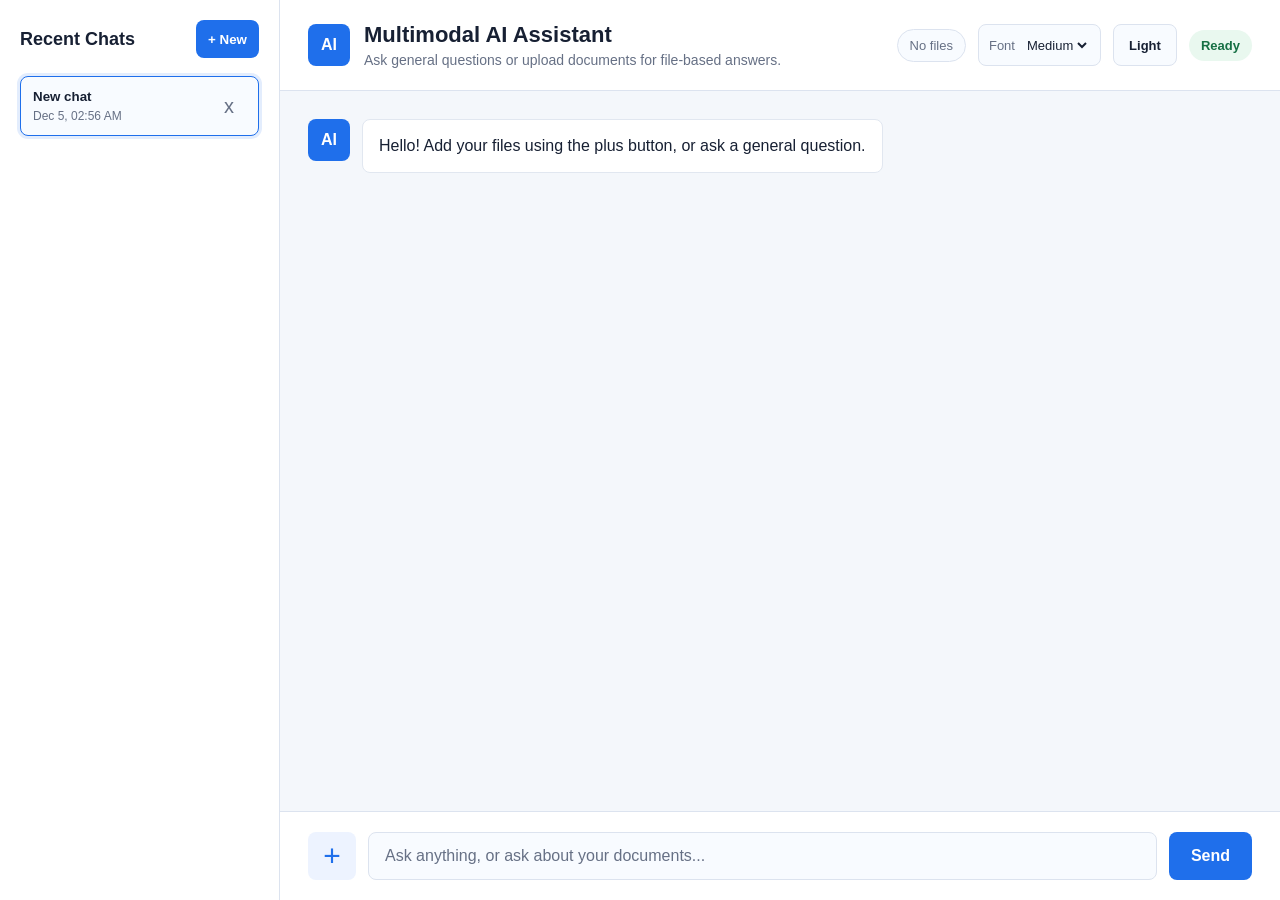
<file: Frontend/index.html>
<!DOCTYPE html>
<html lang="en">
<head>
  <meta charset="UTF-8">
  <meta name="viewport" content="width=device-width, initial-scale=1.0">
  <title>Multimodal AI Assistant</title>
  <link rel="stylesheet" href="style.css">
</head>
<body>
  <main class="app-shell">
    <aside class="recent-sidebar">
      <div class="recent-header">
        <h2>Recent Chats</h2>
        <button class="new-chat-button" id="newChatButton" type="button">+ New</button>
      </div>
      <div class="recent-list" id="recentList"></div>
    </aside>

    <section class="chat-panel">
      <header class="chat-header">
        <div class="brand">
          <div class="brand-icon">AI</div>
          <div>
            <h1>Multimodal AI Assistant</h1>
            <p>Ask general questions or upload documents for file-based answers.</p>
          </div>
        </div>

        <div class="header-actions">
          <span class="file-chip" id="fileChip">No files</span>
          <label class="font-size-control" for="fontSizeSelect">
            <span>Font</span>
            <select id="fontSizeSelect">
              <option value="small">Small</option>
              <option value="medium">Medium</option>
              <option value="large">Large</option>
            </select>
          </label>
          <button class="theme-toggle" id="themeToggle" type="button" aria-label="Switch theme">
            <span id="themeIcon">Light</span>
          </button>
          <span class="status-dot">Ready</span>
        </div>
      </header>

      <div class="chat-window" id="chatWindow"></div>

      <form class="chat-input-area" id="chatForm">
        <button class="attach-button" id="attachButton" type="button" title="Add files">+</button>
        <input id="fileInput" type="file" multiple hidden>
        <input
          id="questionInput"
          type="text"
          placeholder="Ask anything, or ask about your documents..."
          autocomplete="off"
        >
        <button class="send-button" type="submit">Send</button>
      </form>
    </section>
  </main>

  <script src="script.js"></script>
</body>
</html>
</file>
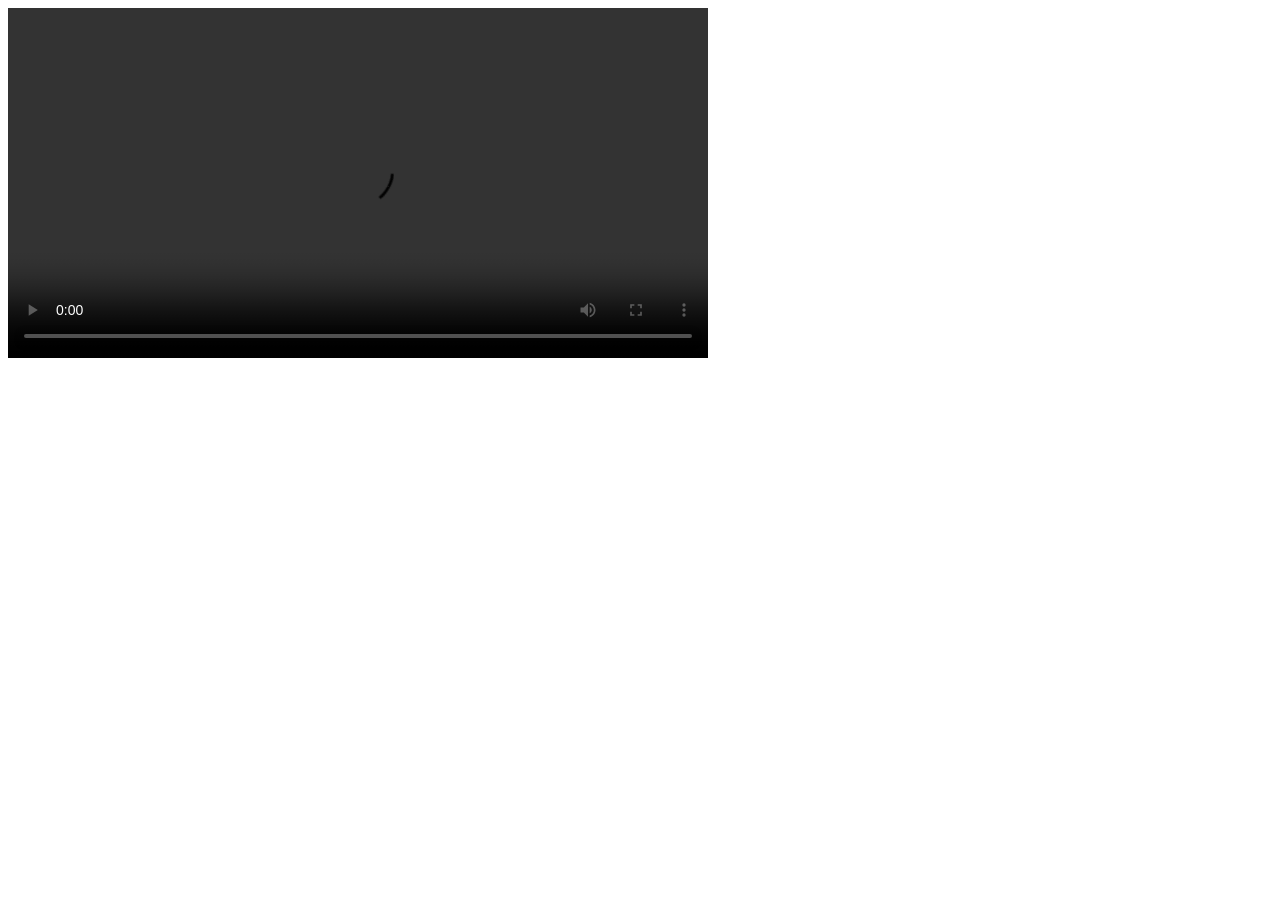
<file: Trash/Movie.html>
<!DOCTYPE html>
<html lang="en">
<head>
  <meta charset="UTF-8">
  <meta name="viewport" content="width=device-width, initial-scale=1.0">
</head>
<body>
        <video controls width="700">
    <source src="file:///C:/Videos/movie.mkv" type="video/x-matroska">
</video>
</body>
</html>
</file>
<file: Frontend/style.css>
* {
  box-sizing: border-box;
}

:root {
  --app-font-size: 16px;
  --page-bg: #f4f7fb;
  --panel-bg: #ffffff;
  --soft-bg: #f8fbff;
  --soft-blue: #edf3ff;
  --text: #172033;
  --muted: #667085;
  --border: #dce3ef;
  --border-light: #e1e7f0;
  --accent: #1f6feb;
  --user-avatar: #111827;
  --success-bg: #e9f8ef;
  --success-text: #167044;
}

body.dark-mode {
  --page-bg: #101624;
  --panel-bg: #161f2f;
  --soft-bg: #111a2a;
  --soft-blue: #1a2b45;
  --text: #edf3ff;
  --muted: #aab7cc;
  --border: #2a3850;
  --border-light: #31425d;
  --accent: #68a6ff;
  --user-avatar: #34435c;
  --success-bg: #123322;
  --success-text: #8ee3ad;
}

body {
  margin: 0;
  height: 100vh;
  overflow: hidden;
  font-family: Arial, Helvetica, sans-serif;
  font-size: var(--app-font-size);
  background: var(--page-bg);
  color: var(--text);
  transition: background 0.2s ease, color 0.2s ease;
}

.app-shell {
  display: grid;
  grid-template-columns: 280px 1fr;
  height: 100vh;
  overflow: hidden;
}

.recent-sidebar {
  background: var(--panel-bg);
  border-right: 1px solid var(--border);
  padding: 20px;
  min-width: 0;
  overflow-y: auto;
}

.recent-header {
  display: flex;
  align-items: center;
  justify-content: space-between;
  gap: 12px;
  margin-bottom: 18px;
}

.recent-header h2 {
  margin: 0;
  font-size: 18px;
}

.new-chat-button {
  height: 38px;
  border: none;
  border-radius: 8px;
  background: var(--accent);
  color: #ffffff;
  cursor: pointer;
  font-weight: 700;
  padding: 0 12px;
}

.recent-list {
  display: grid;
  gap: 10px;
}

.recent-chat {
  width: 100%;
  border: 1px solid var(--border);
  border-radius: 8px;
  background: var(--soft-bg);
  color: var(--text);
  padding: 12px;
  display: grid;
  grid-template-columns: 1fr 34px;
  gap: 8px;
  align-items: center;
}

.recent-chat.active {
  border-color: var(--accent);
  box-shadow: 0 0 0 3px rgba(31, 111, 235, 0.12);
}

.recent-chat-main,
.delete-chat-button {
  border: none;
  background: transparent;
  color: inherit;
  cursor: pointer;
}

.recent-chat-main {
  min-width: 0;
  padding: 0;
  text-align: left;
}

.delete-chat-button {
  width: 34px;
  height: 34px;
  border-radius: 8px;
  color: var(--muted);
  font-size: 20px;
  line-height: 1;
}

.delete-chat-button:hover {
  background: rgba(220, 38, 38, 0.12);
  color: #dc2626;
}

.recent-title {
  display: block;
  font-weight: 700;
  overflow: hidden;
  text-overflow: ellipsis;
  white-space: nowrap;
}

.recent-time {
  display: block;
  color: var(--muted);
  font-size: 0.75rem;
  margin-top: 5px;
}

.empty-recent {
  color: var(--muted);
  font-size: 0.875rem;
  text-align: center;
  padding: 18px 8px;
}

.brand {
  display: flex;
  gap: 14px;
  align-items: center;
}

.brand-icon,
.avatar {
  display: grid;
  place-items: center;
  width: 42px;
  height: 42px;
  border-radius: 8px;
  background: var(--accent);
  color: #ffffff;
  font-weight: 700;
  flex: 0 0 auto;
}

.brand h1 {
  margin: 0;
  font-size: 22px;
}

.brand p {
  margin: 4px 0 0;
  color: var(--muted);
  font-size: 0.875rem;
}

.attach-button:hover,
.send-button:hover,
.theme-toggle:hover,
.new-chat-button:hover,
.recent-chat-main:hover {
  filter: brightness(0.97);
}

.chat-panel {
  display: grid;
  grid-template-rows: auto 1fr auto;
  min-width: 0;
  min-height: 0;
}

.chat-header {
  display: flex;
  justify-content: space-between;
  align-items: center;
  gap: 16px;
  padding: 22px 28px;
  background: var(--panel-bg);
  border-bottom: 1px solid var(--border);
}

.header-actions {
  display: flex;
  align-items: center;
  gap: 12px;
}

.theme-toggle {
  min-width: 64px;
  height: 42px;
  border: 1px solid var(--border);
  border-radius: 8px;
  background: var(--soft-bg);
  color: var(--text);
  cursor: pointer;
  font-size: 13px;
  font-weight: 700;
}

.font-size-control {
  height: 42px;
  display: flex;
  align-items: center;
  gap: 8px;
  border: 1px solid var(--border);
  border-radius: 8px;
  background: var(--soft-bg);
  color: var(--muted);
  padding: 0 10px;
  font-size: 13px;
}

.font-size-control select {
  border: none;
  outline: none;
  background: transparent;
  color: var(--text);
  cursor: pointer;
  font: inherit;
}

.font-size-control select option {
  color: #172033;
}

.file-chip {
  max-width: 220px;
  padding: 8px 12px;
  border: 1px solid var(--border);
  border-radius: 999px;
  color: var(--muted);
  background: var(--soft-bg);
  font-size: 0.8125rem;
  overflow: hidden;
  text-overflow: ellipsis;
  white-space: nowrap;
}

.status-dot {
  padding: 8px 12px;
  border-radius: 999px;
  background: var(--success-bg);
  color: var(--success-text);
  font-size: 0.8125rem;
  font-weight: 700;
}

.chat-window {
  padding: 28px;
  overflow-y: auto;
  min-height: 0;
  display: flex;
  flex-direction: column;
  gap: 18px;
}

.message {
  display: flex;
  gap: 12px;
  max-width: 780px;
}

.message.user {
  align-self: flex-end;
  flex-direction: row-reverse;
}

.message.user .avatar {
  background: var(--user-avatar);
}

.bubble {
  padding: 14px 16px;
  border-radius: 8px;
  background: var(--panel-bg);
  border: 1px solid var(--border-light);
  line-height: 1.5;
}

.message.user .bubble {
  background: var(--accent);
  color: #ffffff;
  border-color: var(--accent);
}

.chat-input-area {
  display: grid;
  grid-template-columns: 48px 1fr auto;
  gap: 12px;
  padding: 20px 28px;
  background: var(--panel-bg);
  border-top: 1px solid var(--border);
}

.attach-button,
.send-button,
#questionInput {
  height: 48px;
  border-radius: 8px;
  font-size: 16px;
}

.attach-button {
  border: none;
  background: var(--soft-blue);
  color: var(--accent);
  font-size: 30px;
  cursor: pointer;
}

#questionInput {
  width: 100%;
  border: 1px solid var(--border);
  padding: 0 16px;
  outline: none;
  background: var(--soft-bg);
  color: var(--text);
  min-width: 0;
}

#questionInput::placeholder {
  color: var(--muted);
}

#questionInput:focus {
  border-color: var(--accent);
  box-shadow: 0 0 0 3px rgba(31, 111, 235, 0.14);
}

.send-button {
  border: none;
  background: var(--accent);
  color: #ffffff;
  padding: 0 22px;
  cursor: pointer;
  font-weight: 700;
}

@media (max-width: 820px) {
  .app-shell {
    grid-template-columns: 1fr;
  }

  .recent-sidebar {
    border-right: none;
    border-bottom: 1px solid var(--border);
  }

  .recent-list {
    grid-auto-flow: column;
    grid-auto-columns: minmax(180px, 1fr);
    overflow-x: auto;
    overflow-y: hidden;
    padding-bottom: 4px;
  }

  .chat-header {
    align-items: flex-start;
    flex-direction: column;
  }

  .header-actions {
    justify-content: flex-start;
    flex-wrap: wrap;
    width: 100%;
  }

  .file-chip {
    max-width: 100%;
  }

  .chat-input-area {
    grid-template-columns: 44px 1fr;
  }

  .send-button {
    grid-column: 1 / -1;
  }
}
</file>
